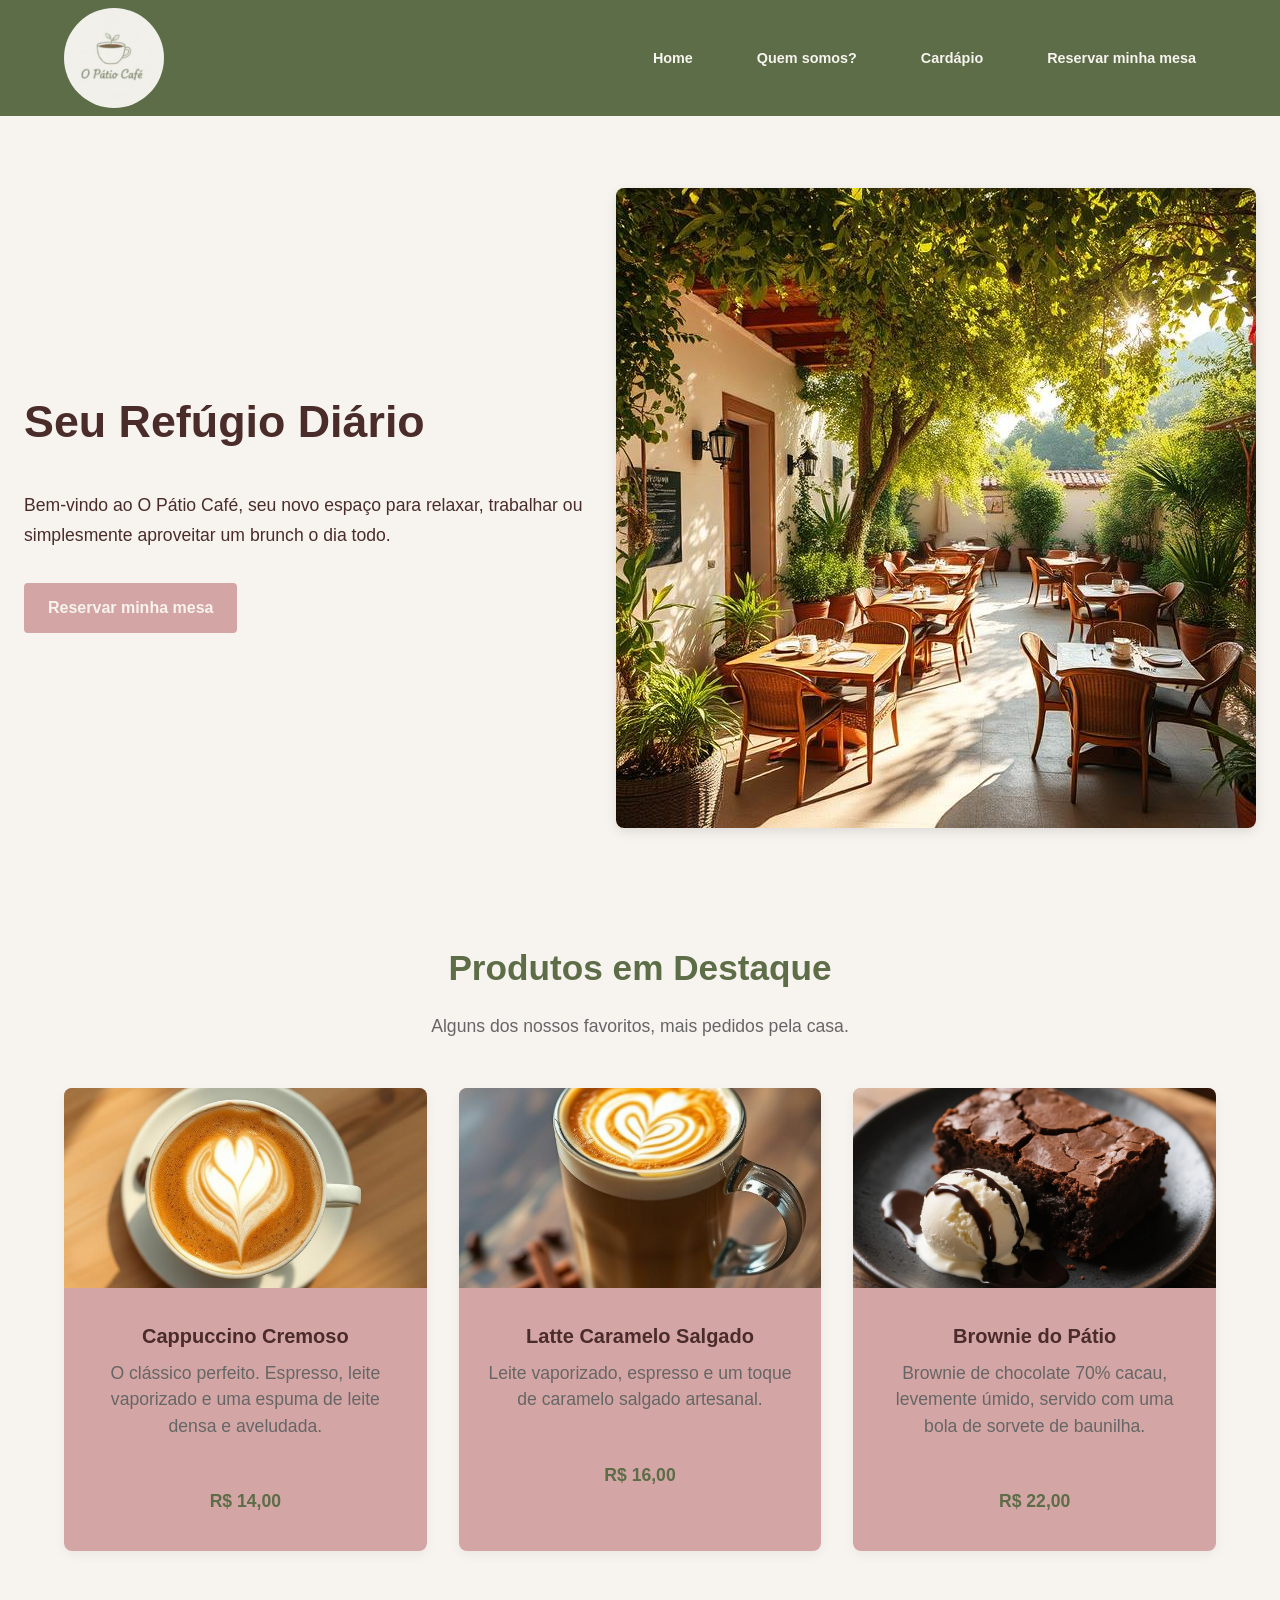
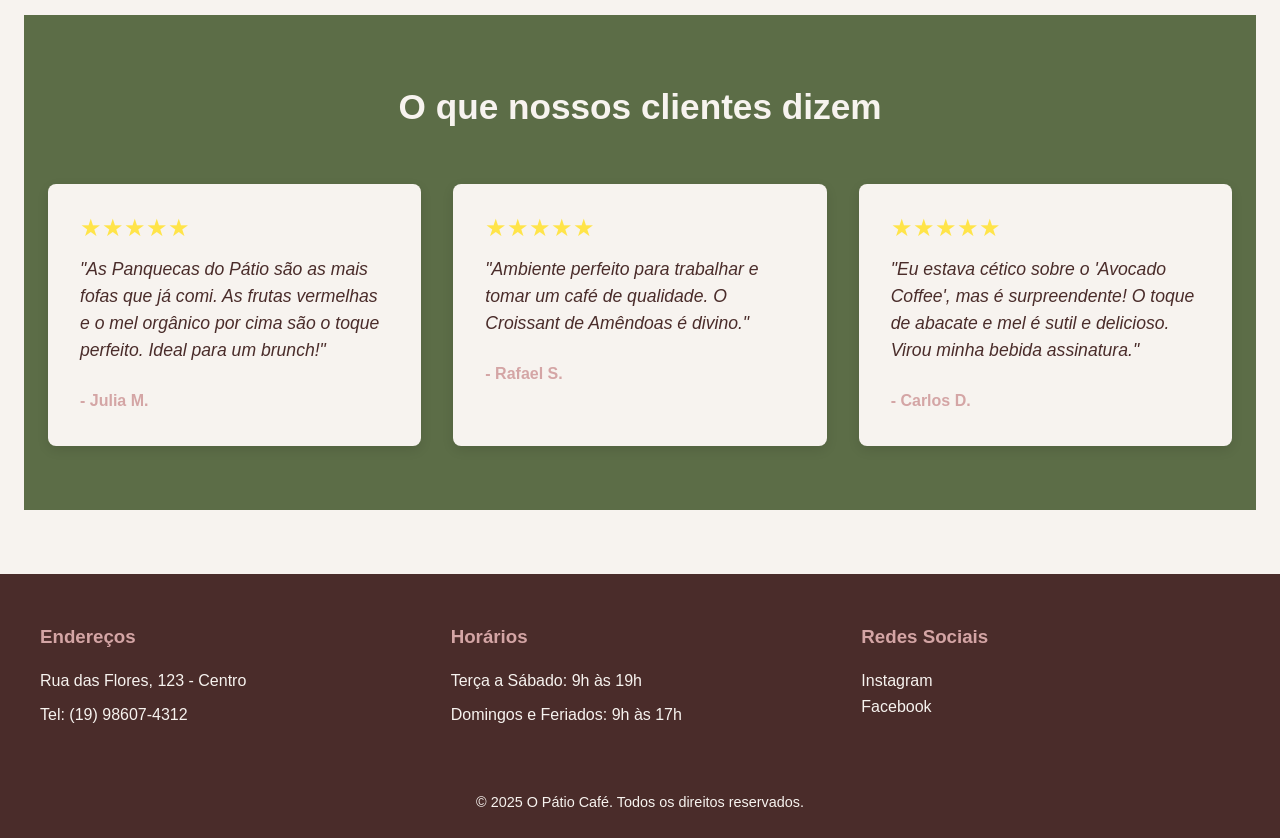
<file: index.html>
<!DOCTYPE html>
<html lang="en">
<head>
    <meta charset="UTF-8">
    <meta name="viewport" content="width=device-width, initial-scale=1.0">
    <title>O Pátio Café - Seu refúgio diário</title>
    <link rel="stylesheet" href="style.css">
</head>
<body>
    <header>
        <div class="header-content">
            <div class="logo">
                <a href="index.html"><img src="img/logo.png" alt="Logo"></a>
            </div>
            <nav>
                <ul>
                    <li><a href="index.html">Home</a></li>
                    <li><a href="sobre.html">Quem somos?</a></li>
                    <li><a href="cardapio.html">Cardápio</a></li>
                    <li><a href="reserva.html">Reservar minha mesa</a></li>
                </ul>
            </nav>

            <button class="menu-toggle" aria-label="Abrir Menu">
                &#9776;
            </button>
        </div>
    </header>

    <main>
        <section class="home-section">
            <div class="home-text">
                <h1>Seu Refúgio Diário</h1>
                <p>Bem-vindo ao O Pátio Café, seu novo espaço para relaxar, trabalhar ou simplesmente aproveitar um brunch o dia todo.</p>

                <a href="reserva.html" class="cta-button">Reservar minha mesa</a>
            </div>
            <img src="img/patio-cafe.jpg" alt="O Patio Café" class="home-image">
        </section>

        <section class="featured-products">
            <h2>Produtos em Destaque</h2>
            <p>Alguns dos nossos favoritos, mais pedidos pela casa.</p>

            <div class="menu-grid">
                <div class="menu-item">
                    <img src="cardapio/capuccino-cremoso.jpg" alt="Capuccino Cremoso">
                    <div class="menu-item-content">
                        <h3>Cappuccino Cremoso</h3>
                        <p>O clássico perfeito. Espresso, leite vaporizado e uma espuma de leite densa e aveludada.</p>
                        <span class="price">R$ 14,00</span>    
                    </div>
                </div>

                <div class="menu-item">
                    <img src="cardapio/latte-caramelo-salgado.jpg" alt="Latte Caramelo Salgado">
                    <div class="menu-item-content">
                        <h3>Latte Caramelo Salgado</h3>
                        <p>Leite vaporizado, espresso e um toque de caramelo salgado artesanal.</p>
                        <span class="price">R$ 16,00</span>    
                    </div>
                </div>

                <div class="menu-item">
                    <img src="cardapio/brownie-do-patio.png">
                    <div class="menu-item-content">
                        <h3>Brownie do Pátio</h3>
                        <p>Brownie de chocolate 70% cacau, levemente úmido, servido com uma bola de sorvete de baunilha.</p>
                        <span class="price">R$ 22,00</span>    
                    </div>
                </div>
            </div>
        </section>

        <section class="testimonials-section">
            <h2>O que nossos clientes dizem</h2>

            <div class="testimonial-grid">
                <div class="testimonial-card">
                    <div class="stars">★★★★★</div>
                    <p>"As Panquecas do Pátio são as mais fofas que já comi. As frutas vermelhas e o mel orgânico por cima são o toque perfeito. Ideal para um brunch!"</p>
                    <span class="author">- Julia M.</span>
                </div>

                <div class="testimonial-card">
                    <div class="stars">★★★★★</div>
                    <p>"Ambiente perfeito para trabalhar e tomar um café de qualidade. O Croissant de Amêndoas é divino."</p>
                    <span class="author">- Rafael S.</span>
                </div>

                <div class="testimonial-card">
                    <div class="stars">★★★★★</div>
                    <p>"Eu estava cético sobre o 'Avocado Coffee', mas é surpreendente! O toque de abacate e mel é sutil e delicioso. Virou minha bebida assinatura."</p>
                    <span class="author">- Carlos D.</span>
                </div>
            </div>
        </section>
    </main>

    <footer>
        <div class="footer-content">
            <div class="footer-column">
                <h3>Endereços</h3>
                <p>Rua das Flores, 123 - Centro</p>
                <p>Tel: (19) 98607-4312</p>
            </div>

            <div class="footer-column">
                <h3>Horários</h3>
                <p>Terça a Sábado: 9h às 19h</p>
                <p>Domingos e Feriados: 9h às 17h</p>
            </div>

            <div class="footer-column">
                <h3>Redes Sociais</h3>
                <ul>
                    <li> <a href="https://instagram.com" target="_blank">Instagram</a></li>
                    <li> <a href="https://facebook.com" target="_blank">Facebook</a></li>
                </ul>
            </div>
        </div>
        <p class="copyright-text">&copy; 2025 O Pátio Café. Todos os direitos reservados.</p>
    </footer>

    <script src="script.js"></script>
</body>
</html>
</file>
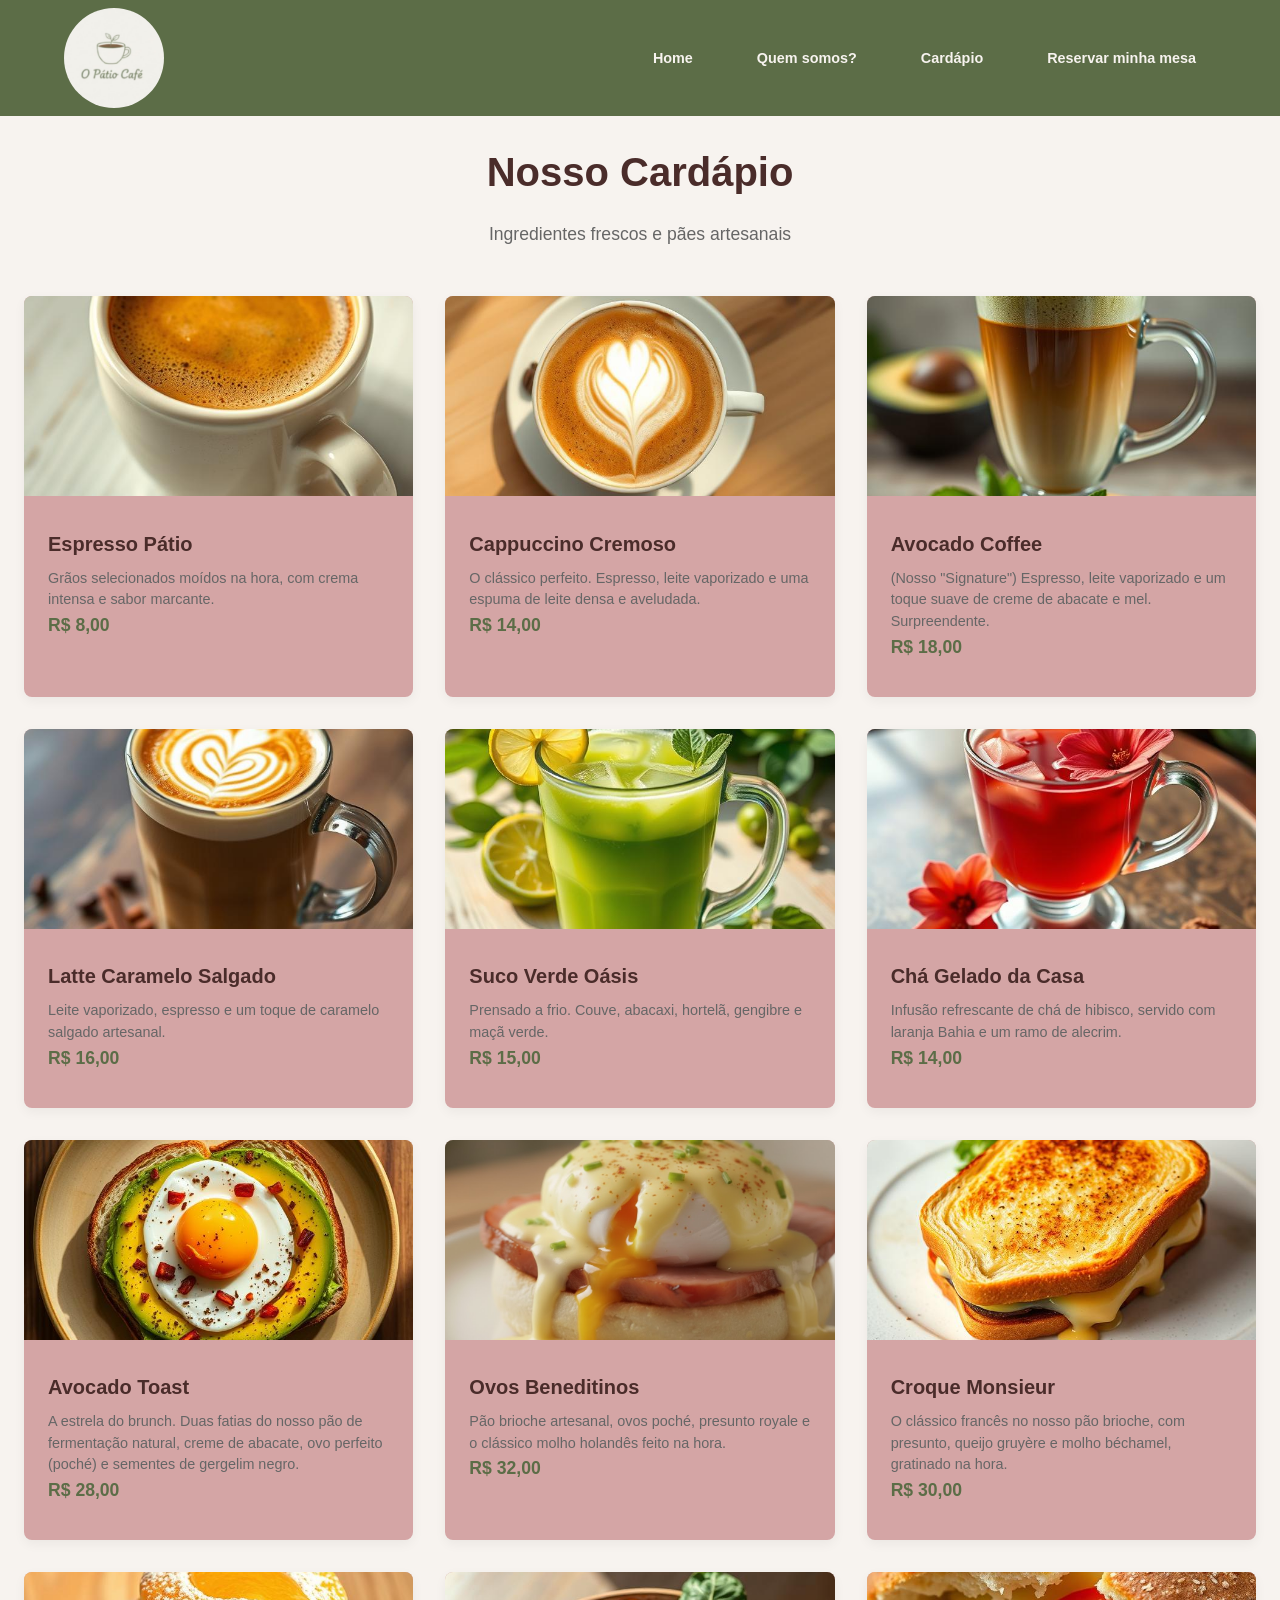
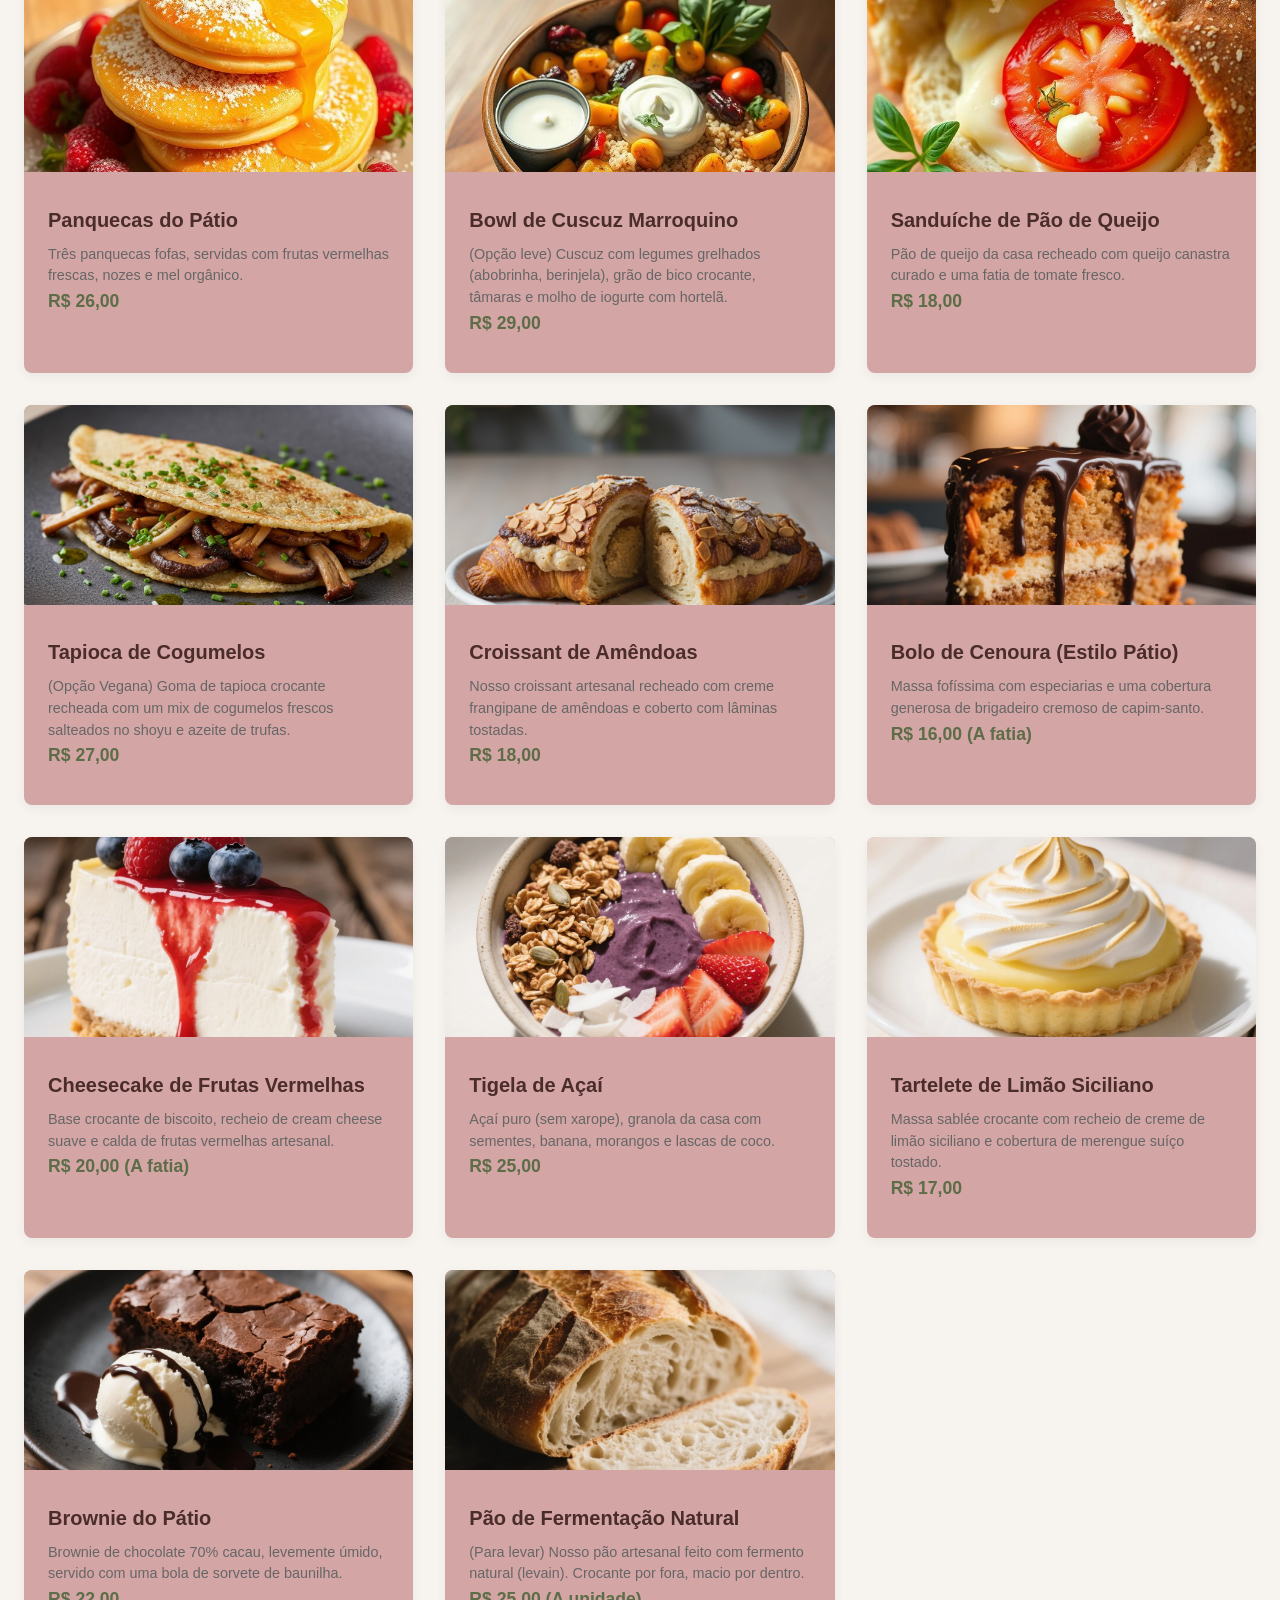
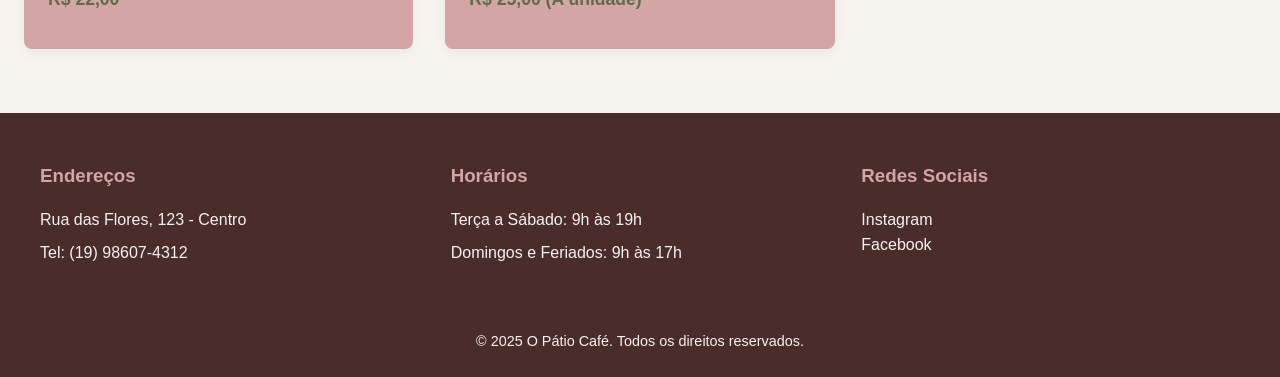
<file: cardapio.html>
<!DOCTYPE html>
<html lang="en">
<head>
    <meta charset="UTF-8">
    <meta name="viewport" content="width=device-width, initial-scale=1.0">
    <title>Cardápio - O Pátio Café</title>
    <link rel="stylesheet" href="style.css">
</head>
<body>
    <header>
        <div class="header-content">
            <div class="logo">
                <a href="index.html"><img src="img/logo.png" alt="Logo" href="index.html"></a>
            </div>
            <nav>
                <ul>
                    <li><a href="index.html">Home</a></li>
                    <li><a href="sobre.html">Quem somos?</a></li>
                    <li><a href="cardapio.html">Cardápio</a></li>
                    <li><a href="reserva.html">Reservar minha mesa</a></li>
                </ul>
            </nav>

            <button class="menu-toggle" aria-label="Abrir Menu">
                &#9776;
            </button>
        </div>
    </header>

    <main>
        <div class="menu-header">
            <h1>Nosso Cardápio</h1>
            <p>Ingredientes frescos e pães artesanais</p>   
        </div>
        
        <div class="menu-grid">
            <div class="menu-item">
                <img src="cardapio/expresso-patio.jpg" alt="Expresso Pátio">
                <div class="menu-item-content">
                    <h3>Espresso Pátio</h3>
                    <p>Grãos selecionados moídos na hora, com crema intensa e sabor marcante.</p>
                    <span class="price">R$ 8,00</span>    
                </div>
            </div>

            <div class="menu-item">
                <img src="cardapio/capuccino-cremoso.jpg" alt="Capuccino Cremoso">
                <div class="menu-item-content">
                    <h3>Cappuccino Cremoso</h3>
                    <p>O clássico perfeito. Espresso, leite vaporizado e uma espuma de leite densa e aveludada.</p>
                    <span class="price">R$ 14,00</span>    
                </div>
            </div>

            <div class="menu-item">
                <img src="cardapio/avocado-coffee.jpg" alt="Avocado Coffee">
                <div class="menu-item-content">
                    <h3>Avocado Coffee</h3>
                    <p>(Nosso "Signature") Espresso, leite vaporizado e um toque suave de creme de abacate e mel. Surpreendente.</p>
                    <span class="price">R$ 18,00</span>   
                </div>
            </div>

            <div class="menu-item">
                <img src="cardapio/latte-caramelo-salgado.jpg" alt="Latte Caramelo Salgado">
                <div class="menu-item-content">
                    <h3>Latte Caramelo Salgado</h3>
                    <p>Leite vaporizado, espresso e um toque de caramelo salgado artesanal.</p>
                    <span class="price">R$ 16,00</span>    
                </div>
            </div>

            <div class="menu-item">
                <img src="cardapio/suco-verde-oasis.jpg" alt="Suco Verde Oásis">
                <div class="menu-item-content">
                    <h3>Suco Verde Oásis</h3>
                    <p>Prensado a frio. Couve, abacaxi, hortelã, gengibre e maçã verde.</p>
                    <span class="price">R$ 15,00</span>    
                </div>
            </div>

            <div class="menu-item">
                <img src="cardapio/cha-gelado-da-casa.jpg">
                <div class="menu-item-content">
                    <h3>Chá Gelado da Casa</h3>
                    <p>Infusão refrescante de chá de hibisco, servido com laranja Bahia e um ramo de alecrim.</p>
                    <span class="price">R$ 14,00</span>    
                </div>
            </div>

            <div class="menu-item">
                <img src="cardapio/avocado-toast.jpg">
                <div class="menu-item-content">
                    <h3>Avocado Toast</h3>
                    <p>A estrela do brunch. Duas fatias do nosso pão de fermentação natural, creme de abacate, ovo perfeito (poché) e sementes de gergelim negro.</p>
                    <span class="price">R$ 28,00</span>    
                </div>
            </div>

            <div class="menu-item">
                <img src="cardapio/ovos-beneditinos.jpg">
                <div class="menu-item-content">
                    <h3>Ovos Beneditinos</h3>
                    <p>Pão brioche artesanal, ovos poché, presunto royale e o clássico molho holandês feito na hora.</p>
                    <span class="price">R$ 32,00</span>    
                </div>
            </div>

            <div class="menu-item">
                <img src="cardapio/croque-monsieur.jpg">
                <div class="menu-item-content">
                    <h3>Croque Monsieur</h3>
                    <p>O clássico francês no nosso pão brioche, com presunto, queijo gruyère e molho béchamel, gratinado na hora.</p>
                    <span class="price">R$ 30,00</span>    
                </div>
            </div>

            <div class="menu-item">
                <img src="cardapio/panquecas-do-patio.jpg">
                <div class="menu-item-content">
                    <h3>Panquecas do Pátio</h3>
                    <p>Três panquecas fofas, servidas com frutas vermelhas frescas, nozes e mel orgânico.</p>
                    <span class="price">R$ 26,00</span>    
                </div>
            </div>

            <div class="menu-item">
                <img src="cardapio/bowl-de-cuzcuz-marroquino.jpg">
                <div class="menu-item-content">
                    <h3>Bowl de Cuscuz Marroquino</h3>
                    <p>(Opção leve) Cuscuz com legumes grelhados (abobrinha, berinjela), grão de bico crocante, tâmaras e molho de iogurte com hortelã.</p>
                    <span class="price">R$ 29,00</span>    
                </div>
            </div>

            <div class="menu-item">
                <img src="cardapio/sanduiche-de-pao-de-queijo.jpg">
                <div class="menu-item-content">
                    <h3>Sanduíche de Pão de Queijo</h3>
                    <p>Pão de queijo da casa recheado com queijo canastra curado e uma fatia de tomate fresco.</p>
                    <span class="price">R$ 18,00</span>    
                </div>
            </div>

            <div class="menu-item">
                <img src="cardapio/tapioca-de-cogumelos.jpg">
                <div class="menu-item-content">
                    <h3>Tapioca de Cogumelos</h3>
                    <p>(Opção Vegana) Goma de tapioca crocante recheada com um mix de cogumelos frescos salteados no shoyu e azeite de trufas.</p>
                    <span class="price">R$ 27,00</span>    
                </div>
            </div>

            <div class="menu-item">
                <img src="cardapio/croissant-de-amendoas.jpg">
                <div class="menu-item-content">
                    <h3>Croissant de Amêndoas</h3>
                    <p>Nosso croissant artesanal recheado com creme frangipane de amêndoas e coberto com lâminas tostadas.</p>
                    <span class="price">R$ 18,00</span>    
                </div>
            </div>

            <div class="menu-item">
                <img src="cardapio/bolo-de-cenoura-estilo-pátio.png">
                <div class="menu-item-content">
                    <h3>Bolo de Cenoura (Estilo Pátio)</h3>
                    <p>Massa fofíssima com especiarias e uma cobertura generosa de brigadeiro cremoso de capim-santo.</p>
                    <span class="price">R$ 16,00 (A fatia)</span>    
                </div>
            </div>

            <div class="menu-item">
                <img src="cardapio/cheesecake-de-frutas-vermelhas.png">
                <div class="menu-item-content">
                    <h3>Cheesecake de Frutas Vermelhas</h3>
                    <p>Base crocante de biscoito, recheio de cream cheese suave e calda de frutas vermelhas artesanal.</p>
                    <span class="price">R$ 20,00 (A fatia)</span>    
                </div>
            </div>

            <div class="menu-item">
                <img src="cardapio/tigela-de-acai.png">
                <div class="menu-item-content">
                    <h3>Tigela de Açaí</h3>
                    <p>Açaí puro (sem xarope), granola da casa com sementes, banana, morangos e lascas de coco.</p>
                    <span class="price">R$ 25,00</span>    
                </div>
            </div>

            <div class="menu-item">
                <img src="cardapio/tartelete-de-limao-siciliano.png">
                <div class="menu-item-content">
                    <h3>Tartelete de Limão Siciliano</h3>
                    <p>Massa sablée crocante com recheio de creme de limão siciliano e cobertura de merengue suíço tostado.</p>
                    <span class="price">R$ 17,00</span>    
                </div>
            </div>

            <div class="menu-item">
                <img src="cardapio/brownie-do-patio.png">
                <div class="menu-item-content">
                    <h3>Brownie do Pátio</h3>
                    <p>Brownie de chocolate 70% cacau, levemente úmido, servido com uma bola de sorvete de baunilha.</p>
                    <span class="price">R$ 22,00</span>    
                </div>
            </div>

            <div class="menu-item">
                <img src="cardapio/pao-de-fermentacao-natural.png">
                <div class="menu-item-content">
                    <h3>Pão de Fermentação Natural</h3>
                    <p>(Para levar) Nosso pão artesanal feito com fermento natural (levain). Crocante por fora, macio por dentro.</p>
                    <span class="price">R$ 25,00 (A unidade)</span>    
                </div>
            </div>
        </div>
    </main>

    <footer>
        <div class="footer-content">
            <div class="footer-column">
                <h3>Endereços</h3>
                <p>Rua das Flores, 123 - Centro</p>
                <p>Tel: (19) 98607-4312</p>
            </div>

            <div class="footer-column">
                <h3>Horários</h3>
                <p>Terça a Sábado: 9h às 19h</p>
                <p>Domingos e Feriados: 9h às 17h</p>
            </div>

            <div class="footer-column">
                <h3>Redes Sociais</h3>
                <ul>
                    <li> <a href="https://instagram.com" target="_blank">Instagram</a></li>
                    <li> <a href="https://facebook.com" target="_blank">Facebook</a></li>
                </ul>
            </div>
        </div>
        <p class="copyright-text">&copy; 2025 O Pátio Café. Todos os direitos reservados.</p>
    </footer>

    <script src="script.js"></script>
</body>
</html>
</file>
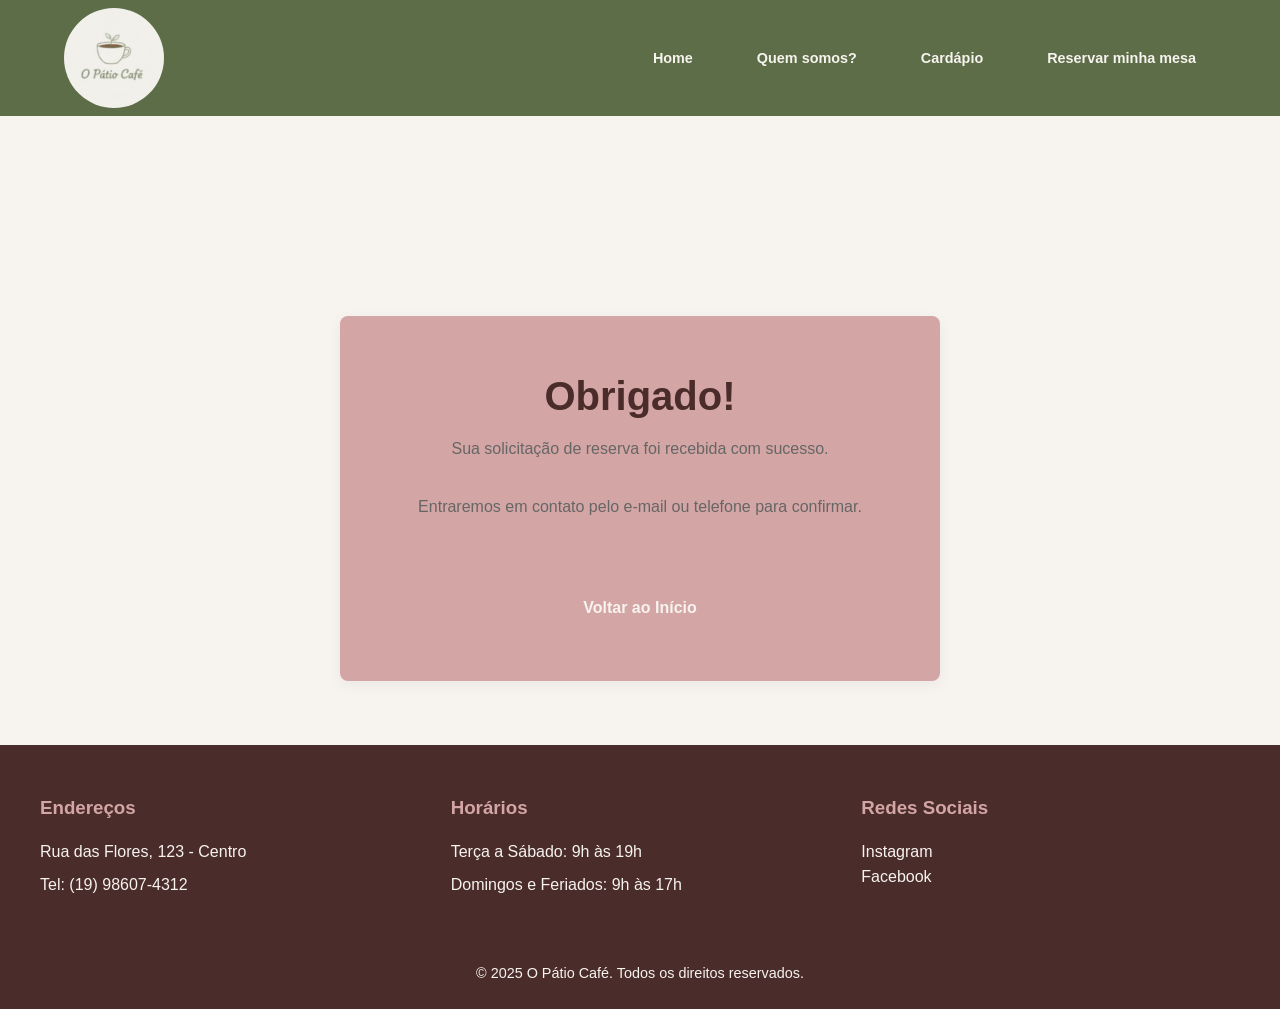
<file: obrigado.html>
<!DOCTYPE html>
<html lang="en">
<head>
    <meta charset="UTF-8">
    <meta name="viewport" content="width=device-width, initial-scale=1.0">
    <title>Reserva Confirmada - O Pátio Café</title>
    <link rel="stylesheet" href="style.css">
</head>
<body>
    <header>
        <div class="header-content">
            <div class="logo">
                <a href="index.html"><img src="img/logo.png" alt="Logo" href="index.html"></a>
            </div>
            <nav>
                <ul>
                    <li><a href="index.html">Home</a></li>
                    <li><a href="sobre.html">Quem somos?</a></li>
                    <li><a href="cardapio.html">Cardápio</a></li>
                    <li><a href="reserva.html">Reservar minha mesa</a></li>
                </ul>
            </nav>

            <button class="menu-toggle" aria-label="Abrir Menu">
                &#9776;
            </button>
        </div>
    </header>

    <main>
        <section class="booking-section" id="pagina-obrigado">
            <h1>Obrigado!</h1>
            <p>Sua solicitação de reserva foi recebida com sucesso.</p>
            <p>Entraremos em contato pelo e-mail ou telefone para confirmar.</p>

            <a href="index.html" class="cta-button">Voltar ao Início</a>
        </section>
    </main>

    <footer>
        <div class="footer-content">
            <div class="footer-column">
                <h3>Endereços</h3>
                <p>Rua das Flores, 123 - Centro</p>
                <p>Tel: (19) 98607-4312</p>
            </div>

            <div class="footer-column">
                <h3>Horários</h3>
                <p>Terça a Sábado: 9h às 19h</p>
                <p>Domingos e Feriados: 9h às 17h</p>
            </div>

            <div class="footer-column">
                <h3>Redes Sociais</h3>
                <ul>
                    <li> <a href="https://instagram.com" target="_blank">Instagram</a></li>
                    <li> <a href="https://facebook.com" target="_blank">Facebook</a></li>
                </ul>
            </div>
        </div>
        <p class="copyright-text">&copy; 2025 O Pátio Café. Todos os direitos reservados.</p>
    </footer>

    <script src="script.js"></script>
</body>
</html>
</file>
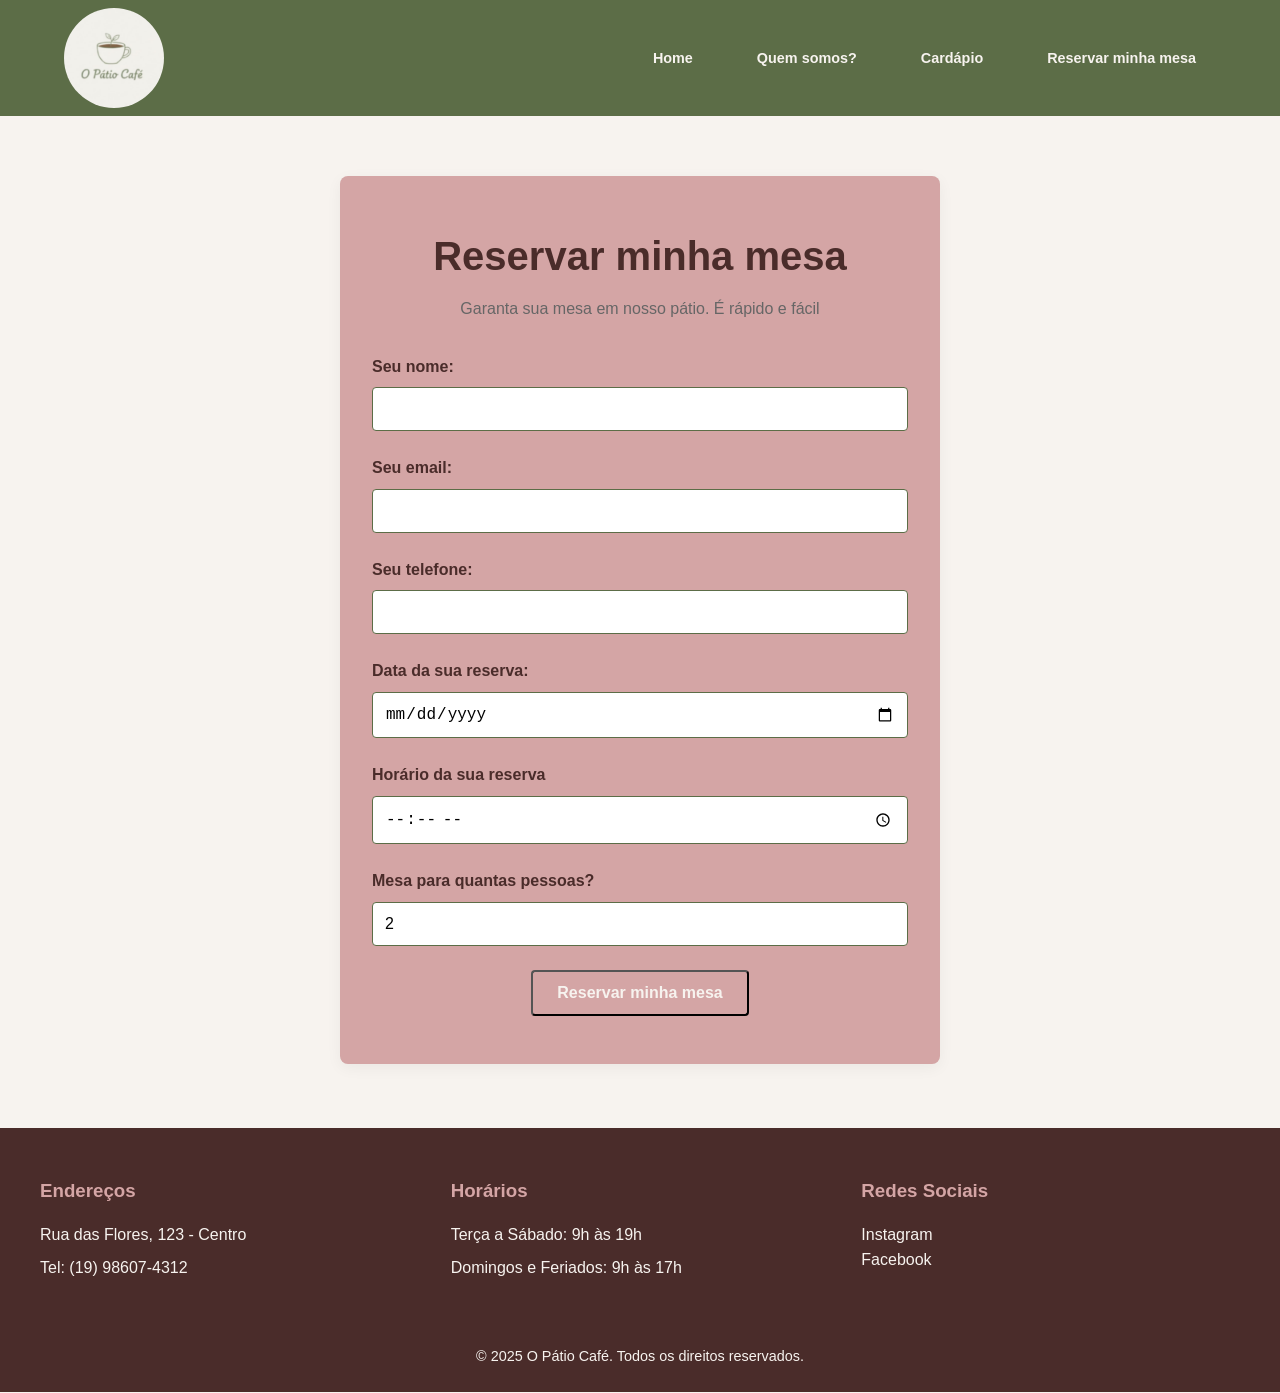
<file: reserva.html>
<!DOCTYPE html>
<html lang="en">
<head>
    <meta charset="UTF-8">
    <meta name="viewport" content="width=device-width, initial-scale=1.0">
    <title>O Pátio Café - Seu refúgio diário</title>
    <link rel="stylesheet" href="style.css">
</head>
<body>
    <header>
        <div class="header-content">
            <div class="logo">
                <a href="index.html"><img src="img/logo.png" alt="Logo" href="index.html"></a>
            </div>
            <nav>
                <ul>
                    <li><a href="index.html">Home</a></li>
                    <li><a href="sobre.html">Quem somos?</a></li>
                    <li><a href="cardapio.html">Cardápio</a></li>
                    <li><a href="reserva.html">Reservar minha mesa</a></li>
                </ul>
            </nav>

            <button class="menu-toggle" aria-label="Abrir Menu">
                &#9776;
            </button>
        </div>
    </header>

    <main class="booking-section" id="reserva">
        <h1>Reservar minha mesa</h1>
        <p>Garanta sua mesa em nosso pátio. É rápido e fácil</p>
        <form class="reservation-form" action="obrigado.html" method="get">
            <div class="form-group">
                <label for="nome_usuario">Seu nome:</label>
                <input type="text" id="nome_usuario" required>
            </div>

            <div class="form-group">
                <label for="email_usuario">Seu email:</label>
                <input type="email" id="email-usuario" required>
            </div>

            <div class="form-group">
                <label for="telefone_usuario">Seu telefone:</label>
                <input type="tel" id="telefone_usuario" required>
            </div>

            <div class="form-group">
                <label for="data_reserva">Data da sua reserva:</label>
                <input type="date" id="data_reserva" required>
            </div>

            <div class="form-group">
                <label for="horario_reserva">Horário da sua reserva</label>
                <input type="time" id="horario_reserva" required>
            </div>

            <div class="form-group">
                <label for="quantidade_pessoas">Mesa para quantas pessoas?</label>
                <input type="number" id="quantidade_pessoas" min="1" max="10" value="2" required>
            </div>

            <button type="submit" class="cta-button">Reservar minha mesa</button>
        </form>
    </main>
    
    <footer>
        <div class="footer-content">
            <div class="footer-column">
                <h3>Endereços</h3>
                <p>Rua das Flores, 123 - Centro</p>
                <p>Tel: (19) 98607-4312</p>
            </div>

            <div class="footer-column">
                <h3>Horários</h3>
                <p>Terça a Sábado: 9h às 19h</p>
                <p>Domingos e Feriados: 9h às 17h</p>
            </div>

            <div class="footer-column">
                <h3>Redes Sociais</h3>
                <ul>
                    <li> <a href="https://instagram.com" target="_blank">Instagram</a></li>
                    <li> <a href="https://facebook.com" target="_blank">Facebook</a></li>
                </ul>
            </div>
        </div>
        <p class="copyright-text">&copy; 2025 O Pátio Café. Todos os direitos reservados.</p>
    </footer>

    <script src="script.js"></script>
</body>
</html>
</file>
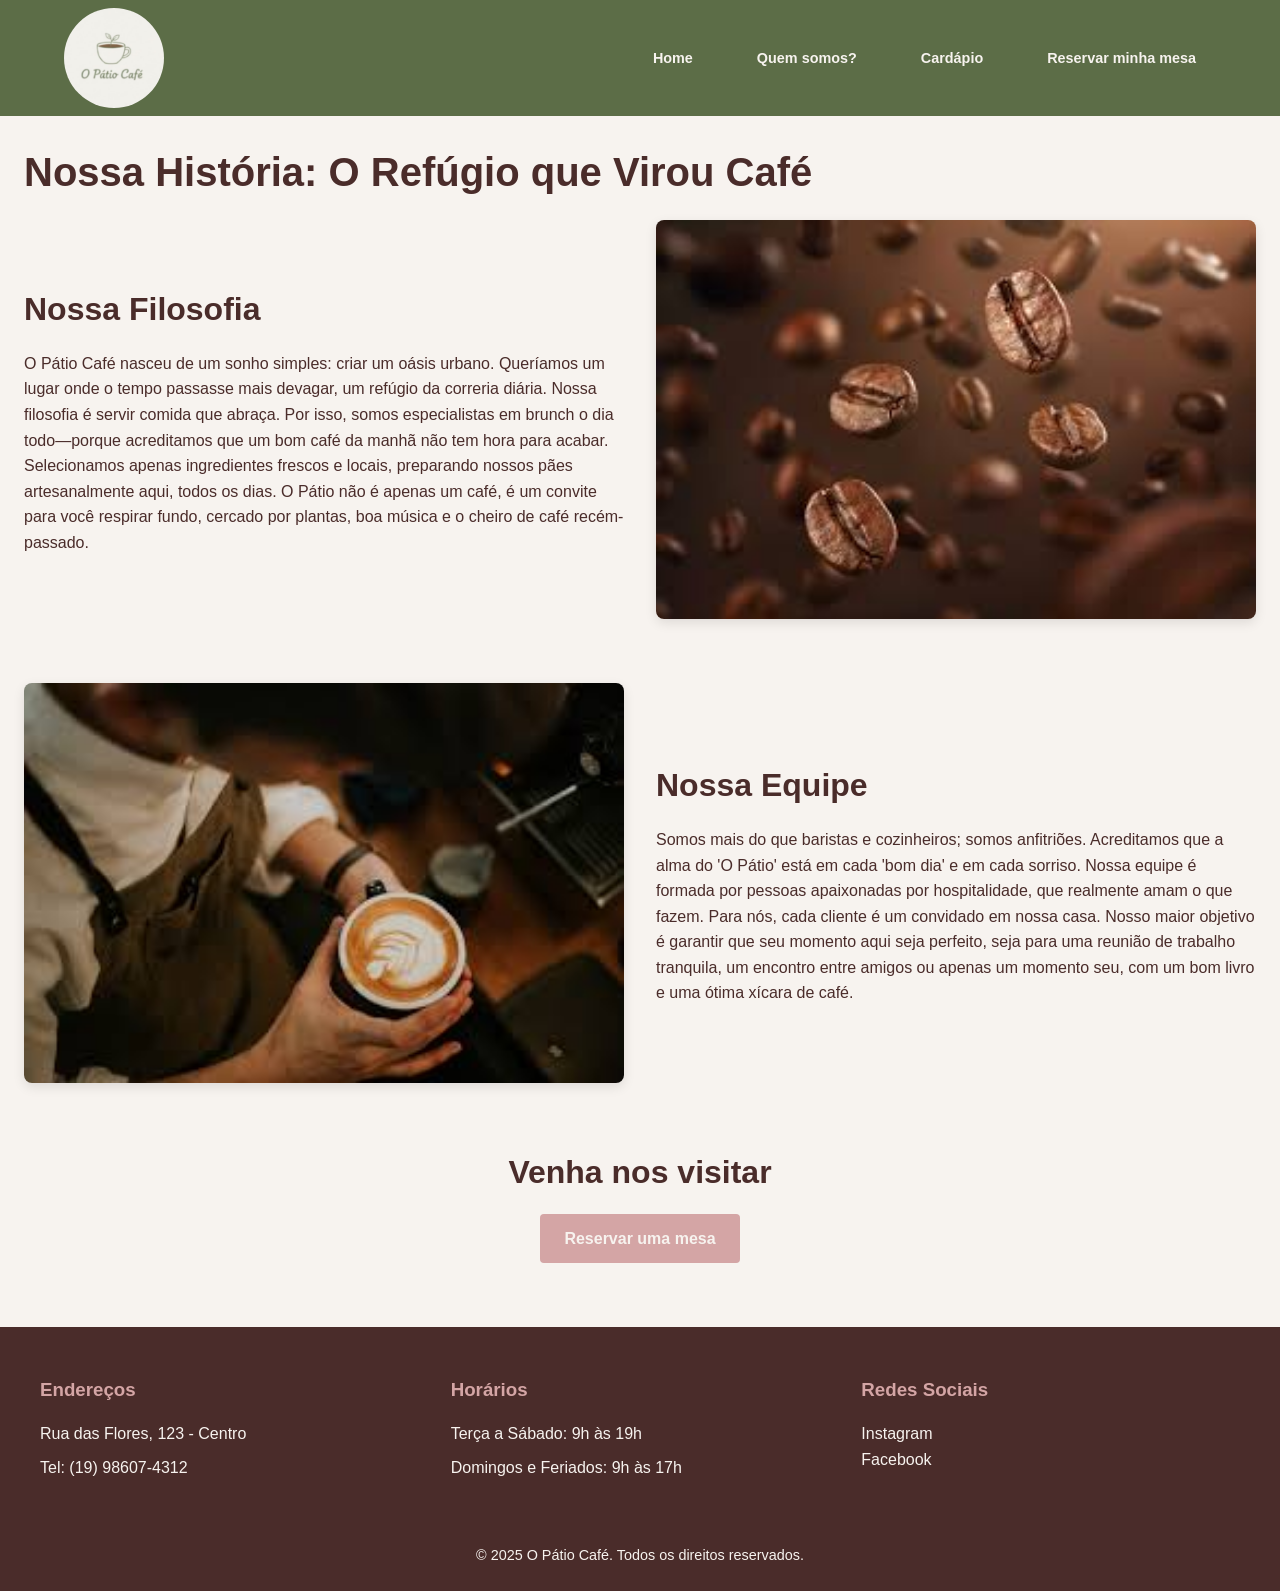
<file: sobre.html>
<!DOCTYPE html>
<html lang="en">
<head>
    <meta charset="UTF-8">
    <meta name="viewport" content="width=device-width, initial-scale=1.0">
    <title>O Pátio Café - Seu refúgio diário</title>
    <link rel="stylesheet" href="style.css">
</head>
<body>
    <header>
        <div class="header-content">
            <div class="logo">
                <a href="index.html"><img src="img/logo.png" alt="Logo" href="index.html"></a>
            </div>
            <nav>
                <ul>
                    <li><a href="index.html">Home</a></li>
                    <li><a href="sobre.html">Quem somos?</a></li>
                    <li><a href="cardapio.html">Cardápio</a></li>
                    <li><a href="reserva.html">Reservar minha mesa</a></li>
                </ul>
            </nav>

            <button class="menu-toggle" aria-label="Abrir Menu">
                &#9776;
            </button>
        </div>
    </header>

    <main>
        <h1>Nossa História: O Refúgio que Virou Café</h1>
        <section class="content-section" id="filosofia">
            <div class="about-text">
                <h2>Nossa Filosofia</h2>
                <p>O Pátio Café nasceu de um sonho simples: criar um oásis urbano. 
                    Queríamos um lugar onde o tempo passasse mais devagar, um refúgio da correria diária.
                    Nossa filosofia é servir comida que abraça. 
                    Por isso, somos especialistas em brunch o dia todo—porque acreditamos que um bom café da manhã não tem hora para acabar. 
                    Selecionamos apenas ingredientes frescos e locais, preparando nossos pães artesanalmente aqui, todos os dias. 
                    O Pátio não é apenas um café, é um convite para você respirar fundo, cercado por plantas, boa música e o cheiro de café recém-passado.</p>
            </div>

            <div class="about-image">
                <img src="img/graos-cafe.jpg">
            </div>
        </section>

        <section class="content-section" id="founders">
            <div class="about-image">
                <img src="img/barista.jpg">
            </div>

            <div class="about-text">
                <h2>Nossa Equipe</h2>
                <p>Somos mais do que baristas e cozinheiros; somos anfitriões. 
                    Acreditamos que a alma do 'O Pátio' está em cada 'bom dia' e em cada sorriso. 
                    Nossa equipe é formada por pessoas apaixonadas por hospitalidade, que realmente amam o que fazem. 
                    Para nós, cada cliente é um convidado em nossa casa. 
                    Nosso maior objetivo é garantir que seu momento aqui seja perfeito, seja para uma reunião de trabalho tranquila, 
                    um encontro entre amigos ou apenas um momento seu, com um bom livro e uma ótima xícara de café.</p>
            </div>
        </section>

        <section class="final-cta">
            <h2>Venha nos visitar</h2>
            <a href="reserva.html" class="cta-button">Reservar uma mesa</a>
        </section>
    </main>

    <footer>
        <div class="footer-content">
            <div class="footer-column">
                <h3>Endereços</h3>
                <p>Rua das Flores, 123 - Centro</p>
                <p>Tel: (19) 98607-4312</p>
            </div>

            <div class="footer-column">
                <h3>Horários</h3>
                <p>Terça a Sábado: 9h às 19h</p>
                <p>Domingos e Feriados: 9h às 17h</p>
            </div>

            <div class="footer-column">
                <h3>Redes Sociais</h3>
                <ul>
                    <li> <a href="https://instagram.com" target="_blank">Instagram</a></li>
                    <li> <a href="https://facebook.com" target="_blank">Facebook</a></li>
                </ul>
            </div>
        </div>
        <p class="copyright-text">&copy; 2025 O Pátio Café. Todos os direitos reservados.</p>
    </footer>

    <script src="script.js"></script>
</body>
</html>
</file>
<file: style.css>
:root {
    --cor-fundo-claro: #F7F3EF;
    --cor-verde-salvia: #5C6D47;
    --cor-cafe-escuro: #4A2C2A;
    --cor-rosa-cha: #D4A5A5;
    --cor-ouro-envelhecido: #888A44;
}

* {
    margin: 0;
    padding: 0;
    box-sizing: border-box;
}

body {
    font-family: 'Segoe UI', Tahoma, Geneva, Verdana, sans-serif;
    background-color: var(--cor-fundo-claro);
    color: var(--cor-cafe-escuro);
    line-height: 1.6;
}

header {
    position: fixed;
    top: 0;
    left: 0;
    width: 100%;
    z-index: 1000;
    background-color: var(--cor-verde-salvia);
    color: var(--cor-fundo-claro);
    padding: 0.5rem 2rem;
}   

.header-content {
    max-width: 1200px;
    margin: 0 auto;
    display: flex;
    justify-content: space-between;
    align-items: center;
    padding: 0 1.5rem;
}

.logo img {
    max-height: 100px;
    width: auto;
    display: block;
    border-radius: 50%;
}

nav ul {
    list-style: none;
    display: flex;
    gap: 1.5rem;
}

nav a {
    color: var(--cor-fundo-claro);
    text-decoration: none;
    font-weight: bold;
    font-size: 0.9rem;
    padding: 15px 20px;
    border-radius: 4px;
}

nav a:hover {
    color: var(--cor-rosa-cha);
    background-color: #657a4c;
}

main {
    padding-top: 140px;
    padding-left: 1.5rem;
    padding-right: 1.5rem;
}

main h1 {
    font-size: 2.5rem;
    margin-bottom: 1rem;
}

main h2 {
    font-size: 2rem;
    margin-bottom: 1rem;
}

.home-section {
    display: flex;
    align-items: center;
    gap: 2rem;
    padding: 3rem 0;
}

.home-text {
    flex: 1;
}

.home-text h1 {
    font-size: 2.8rem;
    color: var(--cor-cafe-escuro);
    margin-bottom: 2rem;
    line-height: 1.7;
}

.home-text p {
    font-size: 1.1rem;
    color: var(--cor-cafe-escuro);
    line-height: 1.7;
    margin-bottom: 2rem;
}

.home-image {
    flex: 1;
    width: 100%;
    max-width: 100%;
    height: auto;
    border-radius: 8px;
    box-shadow: 0 4px 12px rgba(0, 0, 0, 0.1);
}

.cta-button {
    display: inline-block;
    background-color: var(--cor-rosa-cha);
    color: var(--cor-fundo-claro);
    padding: 12px 24px;
    font-size: 1rem;
    font-weight: bold;
    text-decoration: none;
    border-radius: 4px;
    transition: background-color 0.3s ease;
}

.cta-button:hover {
    background-color: #c99a9a;
}

footer {
    background-color: var(--cor-cafe-escuro);
    color: var(--cor-fundo-claro);
    padding: 3rem 1.5rem 1.5rem 1.5rem;
    margin-top: 4rem;
}

.footer-content {
    display: flex;
    justify-content: space-between;
    max-width: 1200px;
    margin: 0 auto;
    margin-bottom: 2rem;
    gap: 2rem;
    flex-wrap: wrap;
}

.footer-column {
    flex: 1;
    min-width: 250px;
}

.footer-column h3 {
    color: var(--cor-rosa-cha);
    margin-bottom: 1rem;
}

.footer-column p {
    margin-bottom: 0.5rem;
    line-height: 1.6;
}

.footer-column ul {
    list-style: none;
}

.footer-column a {
    color: var(--cor-fundo-claro);
    text-decoration: none;
}

.footer-column a:hover {
    color: var(--cor-rosa-cha);
}

.copyright-text {
    text-align: center;
    font-size: 0.9rem;
    margin-top: 2rem;
    padding-top: 1.5rem;
    border-top: 1 px solid var(--cor-verde-salvia);
}

.about-us {
    display: flex;
    margin-bottom: 4rem;
}

.about-image {
    flex: 1;
}

.about-image img {
    width: 100%;
    height: auto;
    display: block;
    border-radius: 8px;
    box-shadow: 0 4px 12px rgba(0, 0, 0, 0.1);
}

.about-text {
    flex: 1;
}

.founders {
    display: flex;
    flex-direction: row-reverse;
    margin-bottom: 4rem;
}

.final-cta {
    margin-bottom: 4rem;
    text-align: center;
}

.content-section {
    margin-bottom: 4rem;
    display: flex;
    align-items: center;
    gap: 2rem;
}

.menu-grid {
    display: grid;
    grid-template-columns: repeat(auto-fit, minmax(300px, 1fr));
    gap: 2rem;
}

.menu-item {
    background-color: var(--cor-rosa-cha);
    border-radius: 8px;
    box-shadow: 0 4px 12px rgba(0, 0, 0, 0.05);
    overflow: hidden;
}

.menu-item:hover {
    transform: translateY(-5px);
}

.menu-item img {
    width: 100%;
    height: 200px;
    object-fit: cover;
}

.menu-item-content {
    padding: 1.5rem;
}

.menu-item-content h3 {
    font-size: 1.25rem;
    color: var(--cor-cafe-escuro);
    margin-bottom: 0.5rem;
}

.price {
    display: block;
    font-size: 1.1rem;
    font-weight: bold;
    color: var(--cor-verde-salvia);
    margin-bottom: 0.75rem;
}

.menu-item-content p {
    font-size: 0.9rem;
    line-height: 1.5;
    color: #666;
}

.menu-header {
    text-align: center;
    margin-bottom: 3rem;
}

.menu-header p {
    font-size: 1.1rem;
    color: #666;
}

.booking-section {
    max-width: 600px;
    margin: 4rem auto;
    text-align: center;
    background-color: var(--cor-rosa-cha);
    padding: 3rem 2rem;
    border-radius: 8px;
    box-shadow: 0 4px 15px rgba(0, 0, 0, 0.05);
    margin-top: 11rem;
}

.booking-section h1, .booking-section h2 {
    color: var(--cor-cafe-escuro);
    margin-bottom: 0.5rem;
}

.booking-section p {
    margin-bottom: 2rem;
    color: #666;
}

.form-group {
    margin-bottom: 1.5rem;
    text-align: left;
}

.form-group label {
    display: block;
    font-weight: bold;
    color: var(--cor-cafe-escuro);
    margin-bottom: 0.5rem;
}

.form-group input {
    width: 100%;
    padding: 0.75rem;
    border: 1px solid var(--cor-verde-salvia);
    border-radius: 4px;
    font-size: 1rem;
}

.reservation-form {
    width: 100%;
    border: none;
    cursor: pointer;
}

#pagina-obrigado .cta-button {
    margin-top: 2rem;
}

.featured-products {
    padding: 4rem 1.5rem;
    max-width: 1200px;
    margin: 0 auto;
    text-align: center;
}

.featured-products h2 {
    font-size: 2.2rem;
    margin-bottom: 1rem;
    color: var(--cor-verde-salvia);
}

.featured-products p {
    font-size: 1.1rem;
    color: #666;
    margin-bottom: 3rem;
    max-width: 600px;
    margin-left: auto;
    margin-right: auto;
}

.testimonials-section {
    padding: 4rem 1.5rem;
    background-color: var(--cor-verde-salvia);
    color: var(--cor-fundo-claro);
}

.testimonials-section h2 {
    font-size: 2.2rem;
    text-align: center;
    margin-bottom: 3rem;
}

.testimonial-grid {
    display: grid;
    grid-template-columns: repeat(auto-fit, minmax(300px, 1fr));
    gap: 2rem;
    max-width: 1200px;
    margin: 0 auto;
}

.testimonial-card {
    background-color: var(--cor-fundo-claro);
    color: var(--cor-cafe-escuro);
    padding: 2rem;
    border-radius: 8px;
    box-shadow: 0 4px 12px rgba(0, 0, 0, 0.1);
}

.testimonial-card p {
    font-style: italic;
    font-size: 1.1rem;
    margin-bottom: 1.5rem;
    line-height: 1.7rem;
    margin-top: 0;
}

.testimonial-card .author {
    font-weight: bold;
    font-size: 1rem;
    color: var(--cor-rosa-cha);
}

.testimonial-card .stars {
    font-size: 1.5rem;
    color: rgb(255, 228, 73);
    margin-bottom: 1rem;
    line-height: 1;
}

@media (max-width: 768px) 
{
    .header-content {
        flex-direction: column; 
        padding: 0.5rem 1rem;
    }

    .logo img {
        max-height: 80px;
    }

    nav ul {
        flex-direction: column;
        gap: 0.5rem; 
        align-items: center;
        width: 100%;
        padding-top: 1rem;
    }

    nav a {
        padding: 10px;
        width: 100%;
        text-align: center;
    }

    main {
        padding-top: 270px; 
        padding-left: 1rem;
        padding-right: 1rem;
    }

    .home-section, .content-section {
        flex-direction: column;
        gap: 1.5rem;
    }

    .home-section {
        flex-direction: column-reverse; 
    }

    .home-text {
        text-align: center;
    }

    main h1, .home-text h1 {
        font-size: 2rem; 
        line-height: 1.4;
    }

    main h2 {
        font-size: 1.75rem;
    }

    .booking-section {
        margin: 2rem auto; 
        padding: 2rem 1.5rem;
    }

    .footer-content {
        flex-direction: column;
        text-align: center;
        gap: 1.5rem;
    }

    .footer-column {
        min-width: auto;
    }
}

.menu-toggle {
    display: none;
    font-size: 2rem;
    color: var(--cor-fundo-claro);
    background: none;
    border: none;
    cursor: pointer;
}

@media (max-width: 768px) {
    .menu-toggle {
        display: block;
    }

    nav ul {
        display: none;
        flex-direction: column;
        text-align: center;
        gap: 2rem;
        position: absolute;
        top: 110px;
        left: 0;
        width: 100%;
        background-color: var(--cor-verde-salvia);
        padding: 2rem 0;
    }

    nav.ativa ul {
        display: flex;
    }
}
</file>
